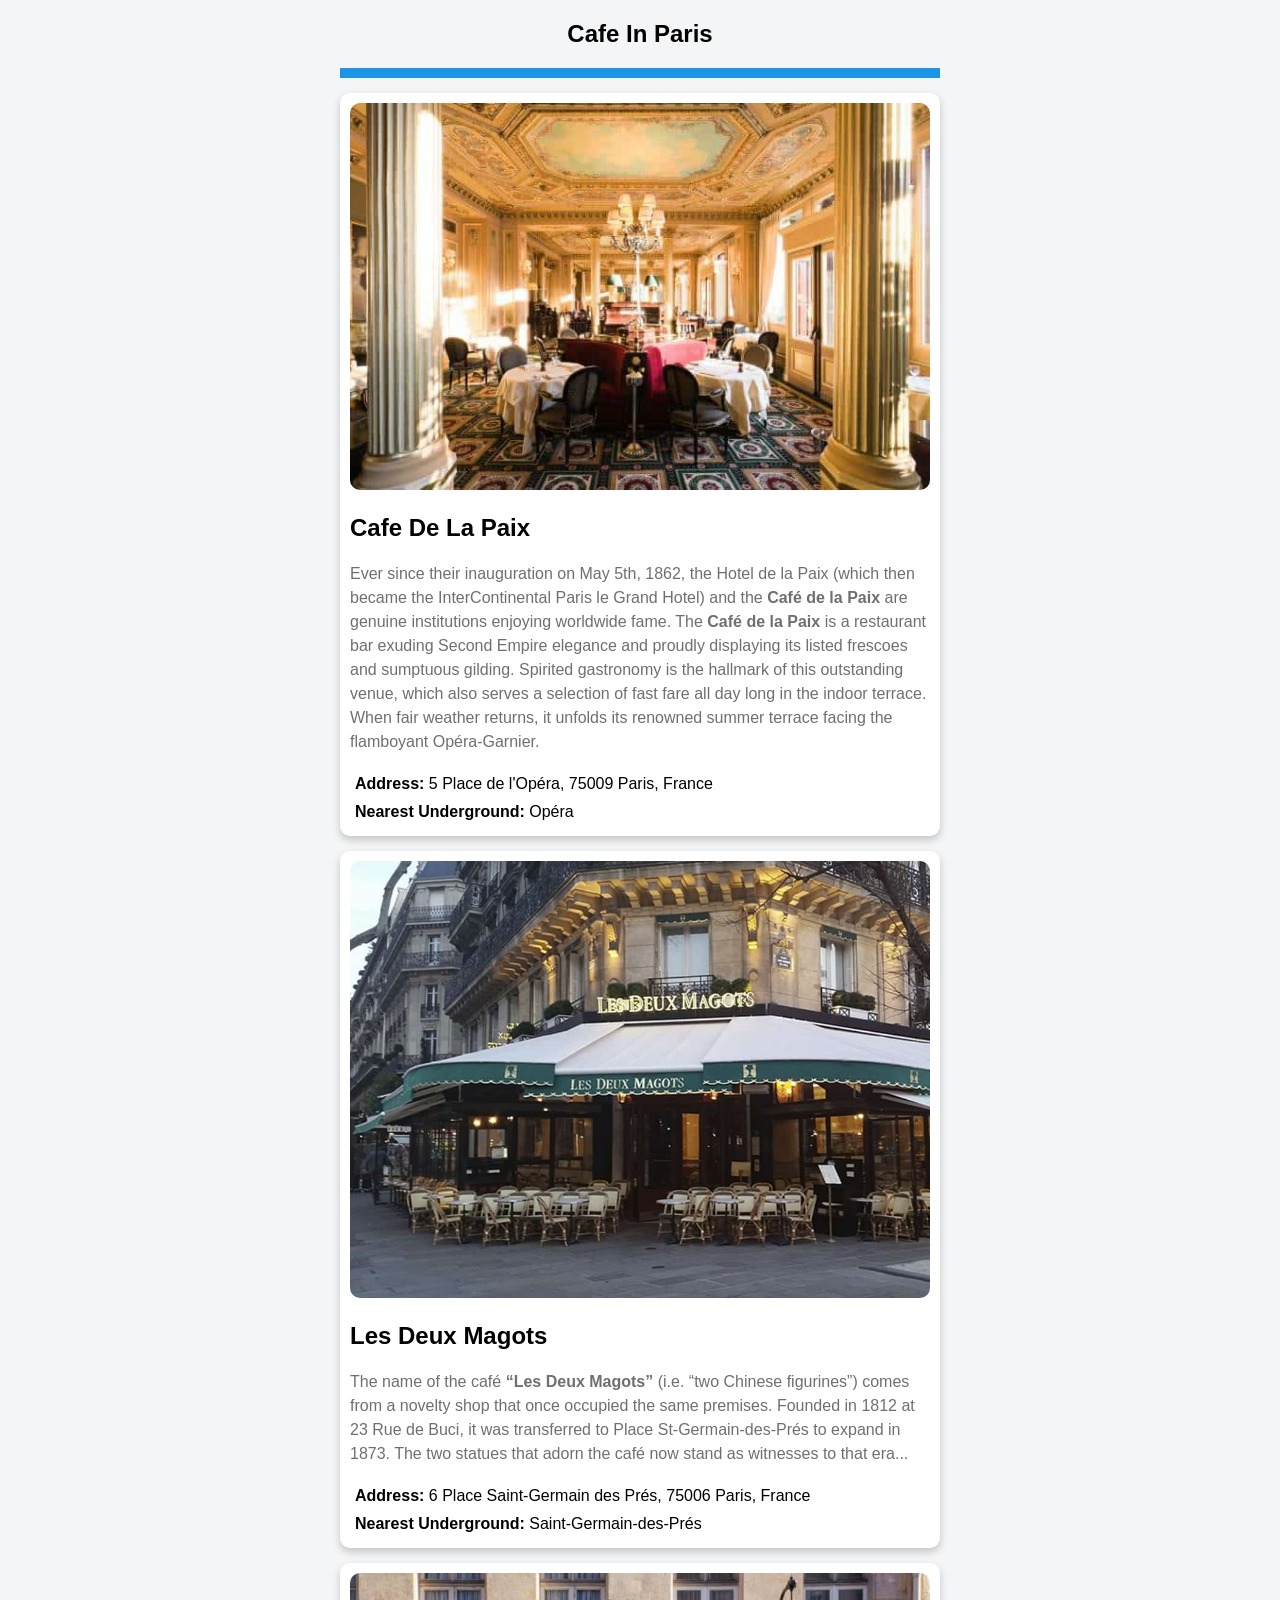
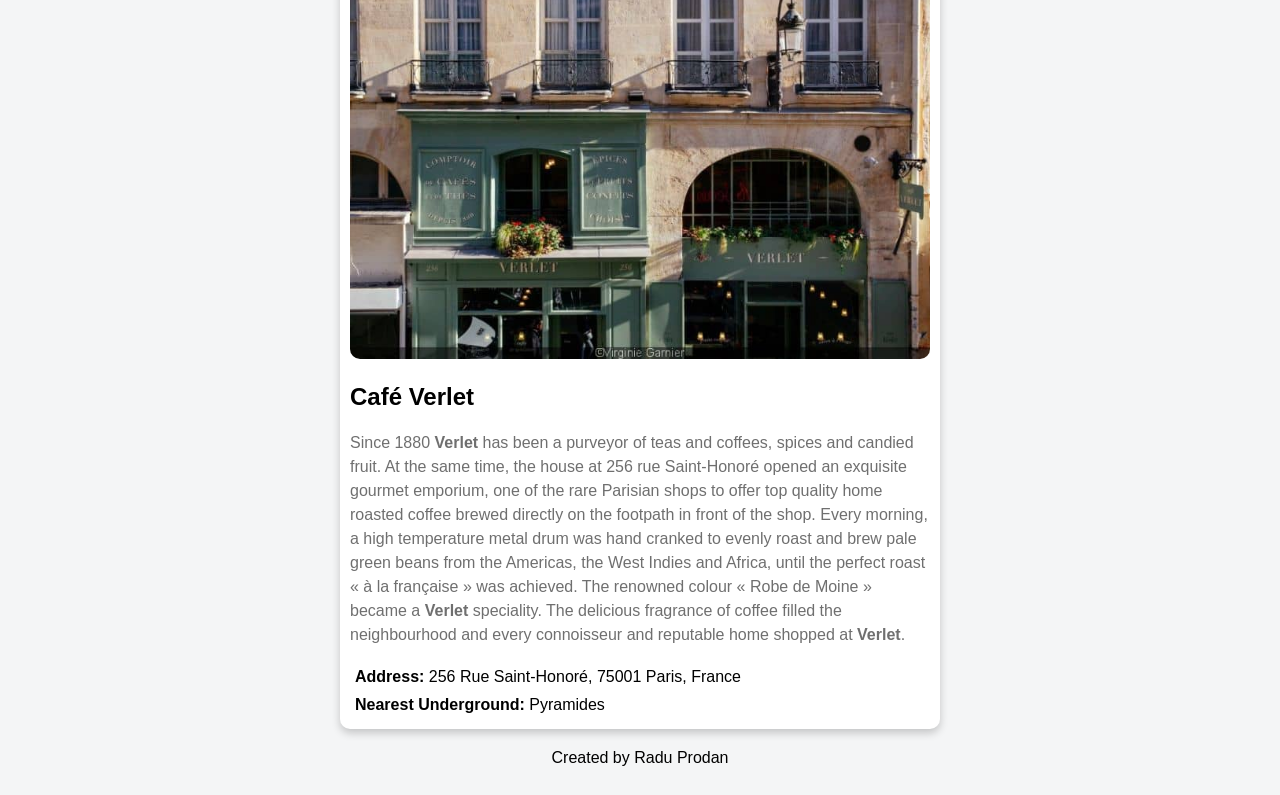
<file: index.html>
<!DOCTYPE html>
<html lang="en">

<head>
  <meta charset="UTF-8">
  <meta name="viewport" content="width=device-width, initial-scale=1.0">
  <meta http-equiv="X-UA-Compatible" content="ie=edge">
  <link rel="stylesheet" type="text/css" href="style.css" />
  <title>Document</title>
</head>

<body>
  <nav class="navbar"><h1>Cafe In Paris</h1></nav>
  <main class="container">
    <!--Cafe De La Paix-->
    <section class="cafe-card ">
      <img alt="Cafe De La Paix" src="./media/cafe-paix_2.jpg" />
      <h2>Cafe De La Paix</h2>
      <p class="description">Ever since their inauguration on May 5th, 1862, the Hotel de la Paix (which then became the
        InterContinental Paris le Grand Hotel) and the <span class="bold">Café de la Paix</span> are genuine
        institutions enjoying worldwide fame.
        The <span class="bold">Café de la Paix</span> is a restaurant bar exuding Second Empire elegance and proudly
        displaying its listed frescoes and sumptuous gilding.
        Spirited gastronomy is the hallmark of this outstanding venue, which also serves a selection of fast fare all
        day long in the indoor terrace. When fair weather returns, it unfolds its renowned summer terrace facing the
        flamboyant Opéra-Garnier.</p>
      <div class="cafe-adress"><span class="bold">Address:</span> 5 Place de l'Opéra, 75009 Paris, France</div>
      <div class="cafe-adress"><span class="bold">Nearest Underground: </span>Opéra</div>
    </section>
    <!---Cafe Les Deux Magots-->
    <section class="cafe-card ">
      <img alt="Les Deux Magots" src="./media/cafe-deux-magots_2.jpg" />
      <h2>Les Deux Magots</h2>
      <p class="description">The name of the café <span class="bold">“Les Deux Magots”</span> (i.e.
        “two Chinese figurines”) comes from a novelty shop that once occupied the same premises. Founded in 1812 at 23
        Rue de Buci, it was transferred to Place
        St-Germain-des-Prés to expand in 1873. The two statues that adorn the café now stand as witnesses to that era...
      </p>
      <div class="cafe-adress"><span class="bold">Address:</span> 6 Place Saint-Germain des Prés, 75006 Paris, France
      </div>
      <div class="cafe-adress"><span class="bold">Nearest Underground: </span>Saint-Germain-des-Prés</div>

    </section>
    <!---Cafe Verlet-->
    <section class="cafe-card">
      <img alt="Café Verlet" src="./media/cafe-verlet_2.jpg" />
      <h2>Café Verlet</h2>
      <p class="description">Since 1880 <span class="bold">Verlet</span> has been a purveyor of teas and coffees, spices
        and candied fruit. At the same time, the house at 256 rue Saint-Honoré opened an exquisite gourmet emporium, one
        of the rare Parisian shops to offer top quality home roasted coffee brewed directly on the footpath in front of
        the shop. Every morning, a high temperature metal drum was hand cranked to evenly roast and brew pale green
        beans from the Americas, the West Indies and Africa, until the perfect roast « à la française » was achieved.
        The renowned colour « Robe de Moine » became a <span class="bold">Verlet</span> speciality. The delicious
        fragrance of coffee filled the neighbourhood and every connoisseur and reputable home shopped at <span
          class="bold">Verlet</span>.
        <div class="cafe-adress"><span class="bold">Address:</span> 256 Rue Saint-Honoré, 75001 Paris, France</div>
        <div class="cafe-adress"><span class="bold">Nearest Underground: </span>Pyramides</div>
    </section>
  </main>
  <footer>Created by Radu Prodan</footer>
</body>

</html>
</file>
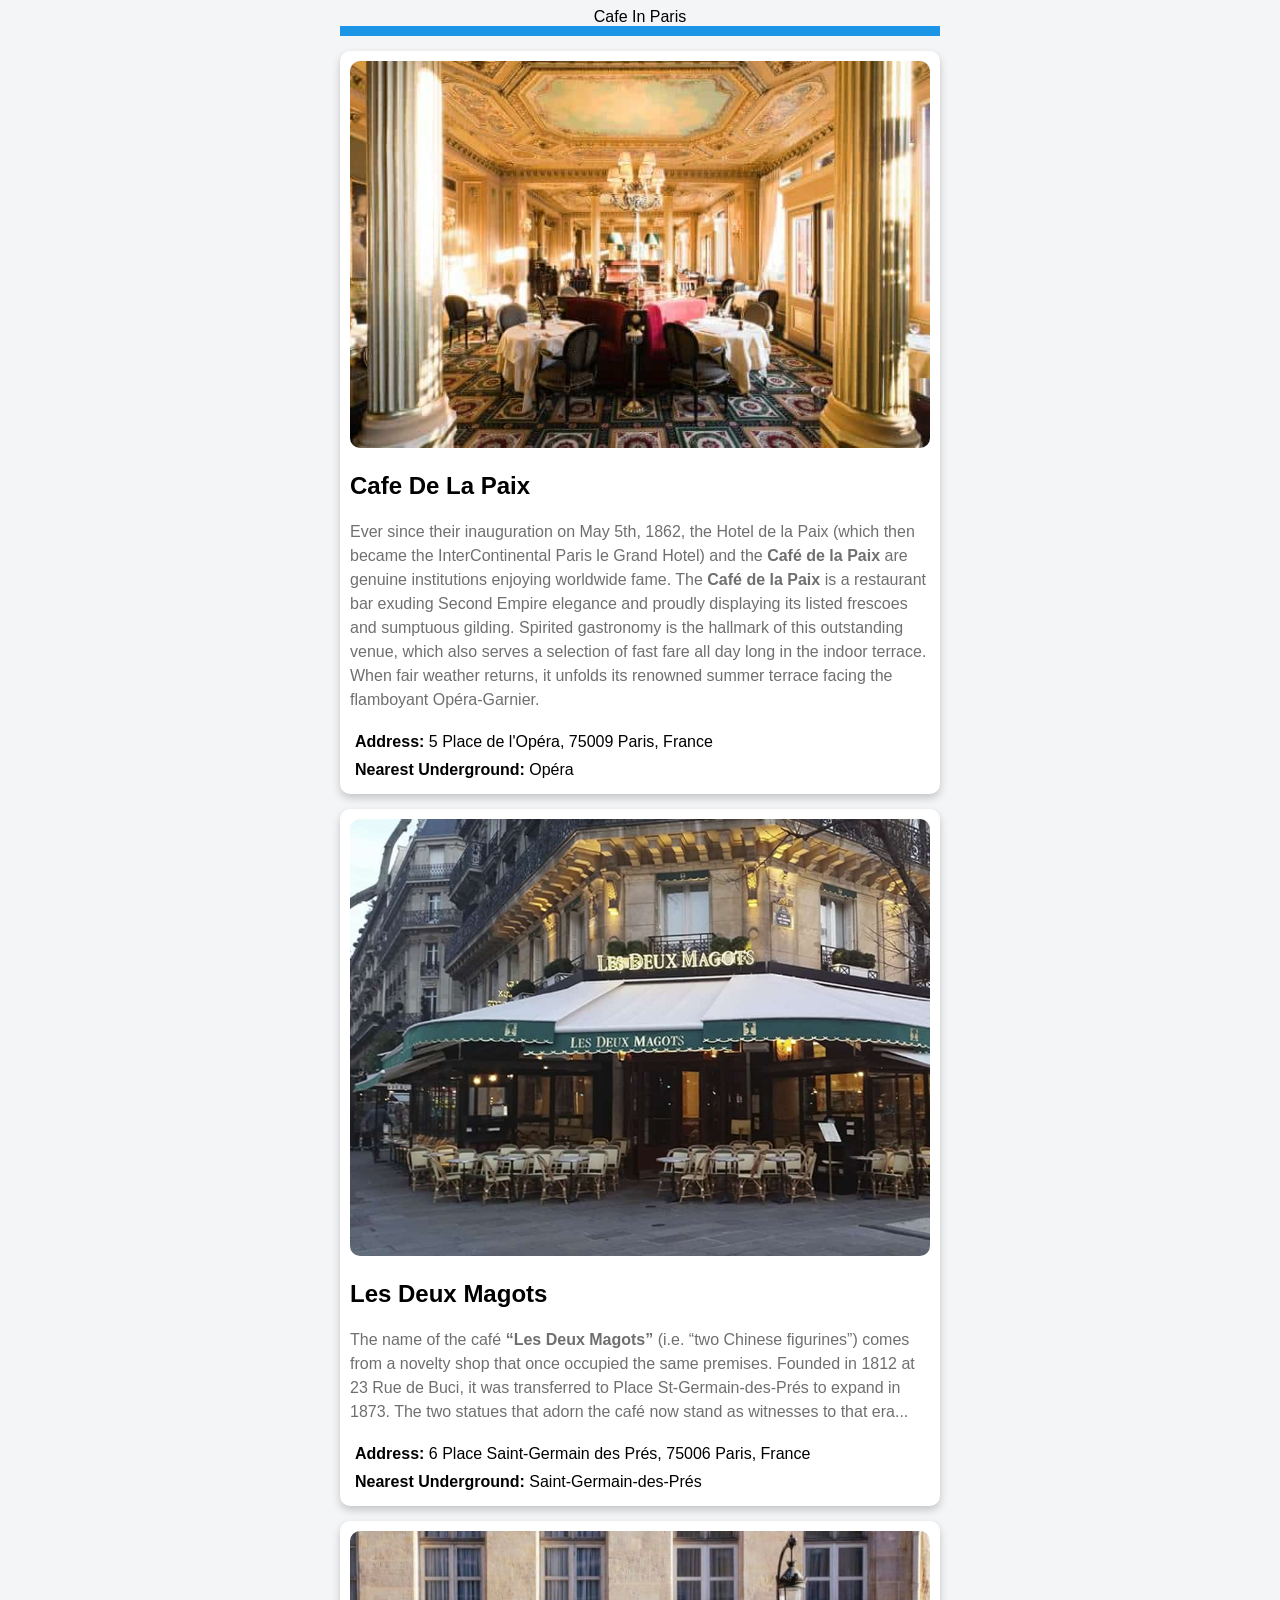
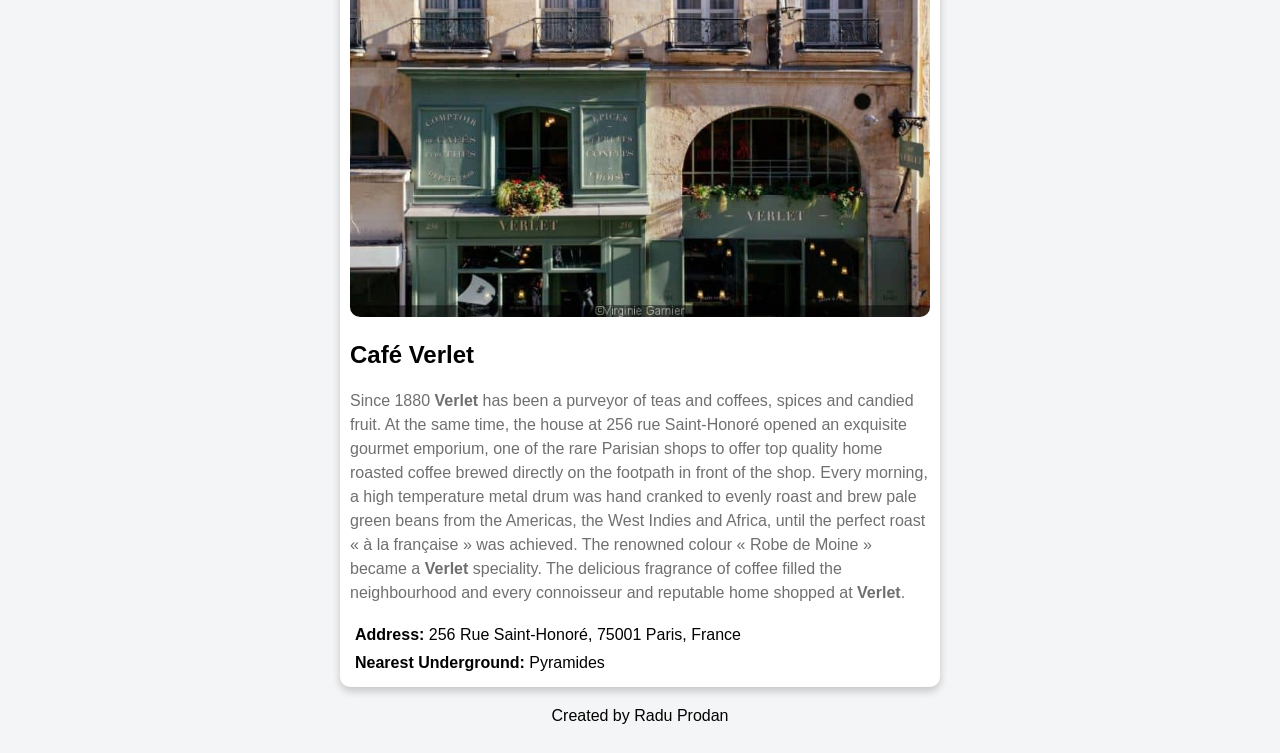
<file: cafes.html>
<!DOCTYPE html>
<html lang="en">

<head>
  <meta charset="UTF-8">
  <meta name="viewport" content="width=device-width, initial-scale=1.0">
  <meta http-equiv="X-UA-Compatible" content="ie=edge">
  <link rel="stylesheet" type="text/css" href="style.css" />
  <title>Document</title>
</head>

<body>
  <nav class="navbar">Cafe In Paris</nav>
  <main class="container">
    <!--Cafe De La Paix-->
    <section class="cafe-card ">
      <img alt="Cafe De La Paix" src="./media/cafe-paix_2.jpg" />
      <h1>Cafe De La Paix</h1>
      <p class="description">Ever since their inauguration on May 5th, 1862, the Hotel de la Paix (which then became the
        InterContinental Paris le Grand Hotel) and the <span class="bold">Café de la Paix</span> are genuine
        institutions enjoying worldwide fame.
        The <span class="bold">Café de la Paix</span> is a restaurant bar exuding Second Empire elegance and proudly
        displaying its listed frescoes and sumptuous gilding.
        Spirited gastronomy is the hallmark of this outstanding venue, which also serves a selection of fast fare all
        day long in the indoor terrace. When fair weather returns, it unfolds its renowned summer terrace facing the
        flamboyant Opéra-Garnier.</p>
      <div class="cafe-adress"><span class="bold">Address:</span> 5 Place de l'Opéra, 75009 Paris, France</div>
      <div class="cafe-adress"><span class="bold">Nearest Underground: </span>Opéra</div>
    </section>
    <!---Cafe Les Deux Magots-->
    <section class="cafe-card ">
      <img alt="Les Deux Magots" src="./media/cafe-deux-magots_2.jpg" />
      <h1>Les Deux Magots</h1>
      <p class="description">The name of the café <span class="bold">“Les Deux Magots”</span> (i.e.
        “two Chinese figurines”) comes from a novelty shop that once occupied the same premises. Founded in 1812 at 23
        Rue de Buci, it was transferred to Place
        St-Germain-des-Prés to expand in 1873. The two statues that adorn the café now stand as witnesses to that era...
      </p>
      <div class="cafe-adress"><span class="bold">Address:</span> 6 Place Saint-Germain des Prés, 75006 Paris, France
      </div>
      <div class="cafe-adress"><span class="bold">Nearest Underground: </span>Saint-Germain-des-Prés</div>

    </section>
    <!---Cafe Verlet-->
    <section class="cafe-card">
      <img alt="Café Verlet" src="./media/cafe-verlet_2.jpg" />
      <h1>Café Verlet</h1>
      <p class="description">Since 1880 <span class="bold">Verlet</span> has been a purveyor of teas and coffees, spices
        and candied fruit. At the same time, the house at 256 rue Saint-Honoré opened an exquisite gourmet emporium, one
        of the rare Parisian shops to offer top quality home roasted coffee brewed directly on the footpath in front of
        the shop. Every morning, a high temperature metal drum was hand cranked to evenly roast and brew pale green
        beans from the Americas, the West Indies and Africa, until the perfect roast « à la française » was achieved.
        The renowned colour « Robe de Moine » became a <span class="bold">Verlet</span> speciality. The delicious
        fragrance of coffee filled the neighbourhood and every connoisseur and reputable home shopped at <span
          class="bold">Verlet</span>.
        <div class="cafe-adress"><span class="bold">Address:</span> 256 Rue Saint-Honoré, 75001 Paris, France</div>
        <div class="cafe-adress"><span class="bold">Nearest Underground: </span>Pyramides</div>
    </section>
  </main>
  <footer>Created by Radu Prodan</footer>
</body>

</html>
</file>
<file: style.css>
* {
    box-sizing: border-box;
    font-family: -apple-system, BlinkMacSystemFont, "Segoe UI", "Roboto", "Oxygen",
        "Ubuntu", "Cantarell", "Fira Sans", "Droid Sans", "Helvetica Neue",
        sans-serif;
}

body {
    background-color: #f4f5f6;
    font-size: 16px;
}

.navbar {
    max-width: 600px;
    margin: 0 auto;
    border-bottom: 10px solid #1c95e6;
    text-align: center;
}

.container {
    max-width: 100%;
    display: flex;
    flex-direction: column;
    align-items: center;

}

.cafe-card {
    max-width: 600px;
    background-color: white;
    border-radius: 10px;
    margin: 15px 0 0 0;
    padding: 10px;
    box-shadow: 0 4px 8px 0 rgba(0, 0, 0, 0.2);
}


.cafe-card img {
    max-width: 100%;
    max-height: auto;
    border-radius: 10px;
}
.cafe-adress {
    padding: 5px;
}



.description {
    color: #535353d5;
    line-height: 1.5;

}

.bold {
    font-weight: bold;
}

footer {
    width: 100%;
    text-align: center;
    padding: 20px;
}
</file>
